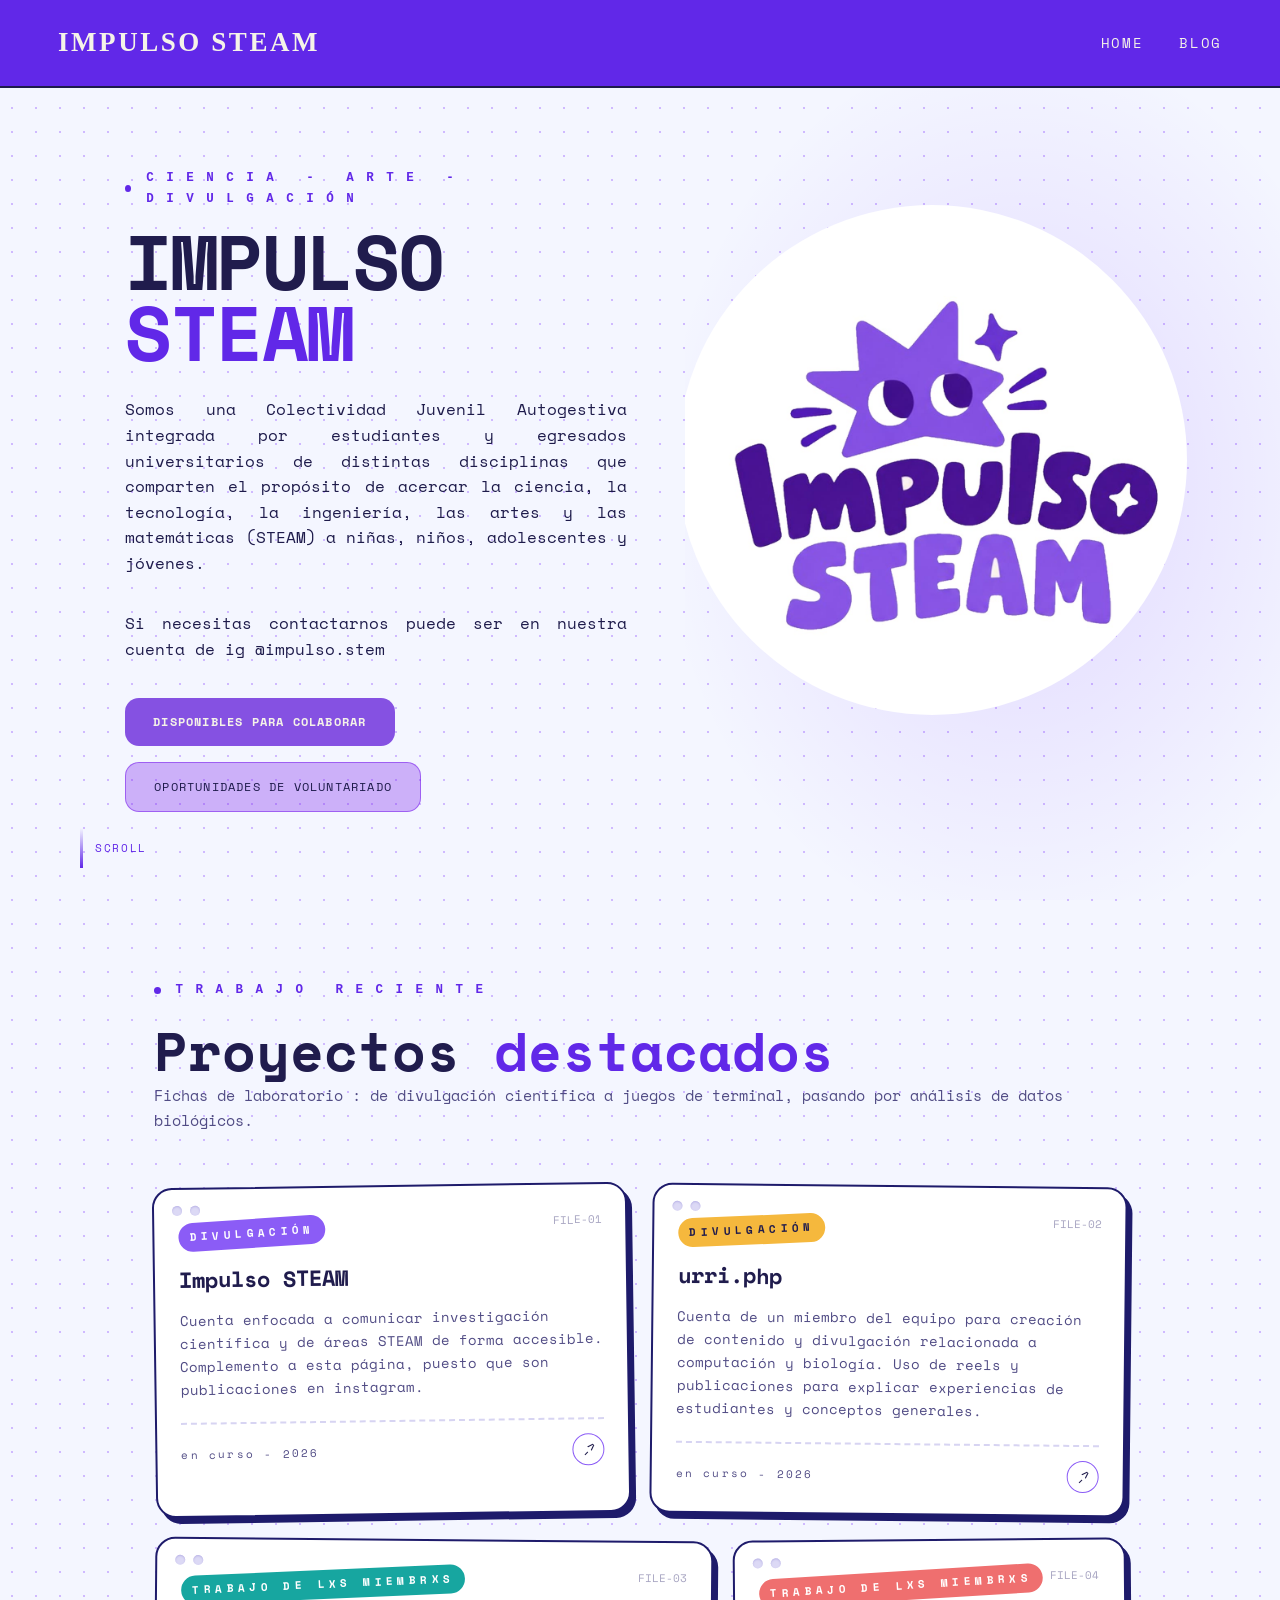
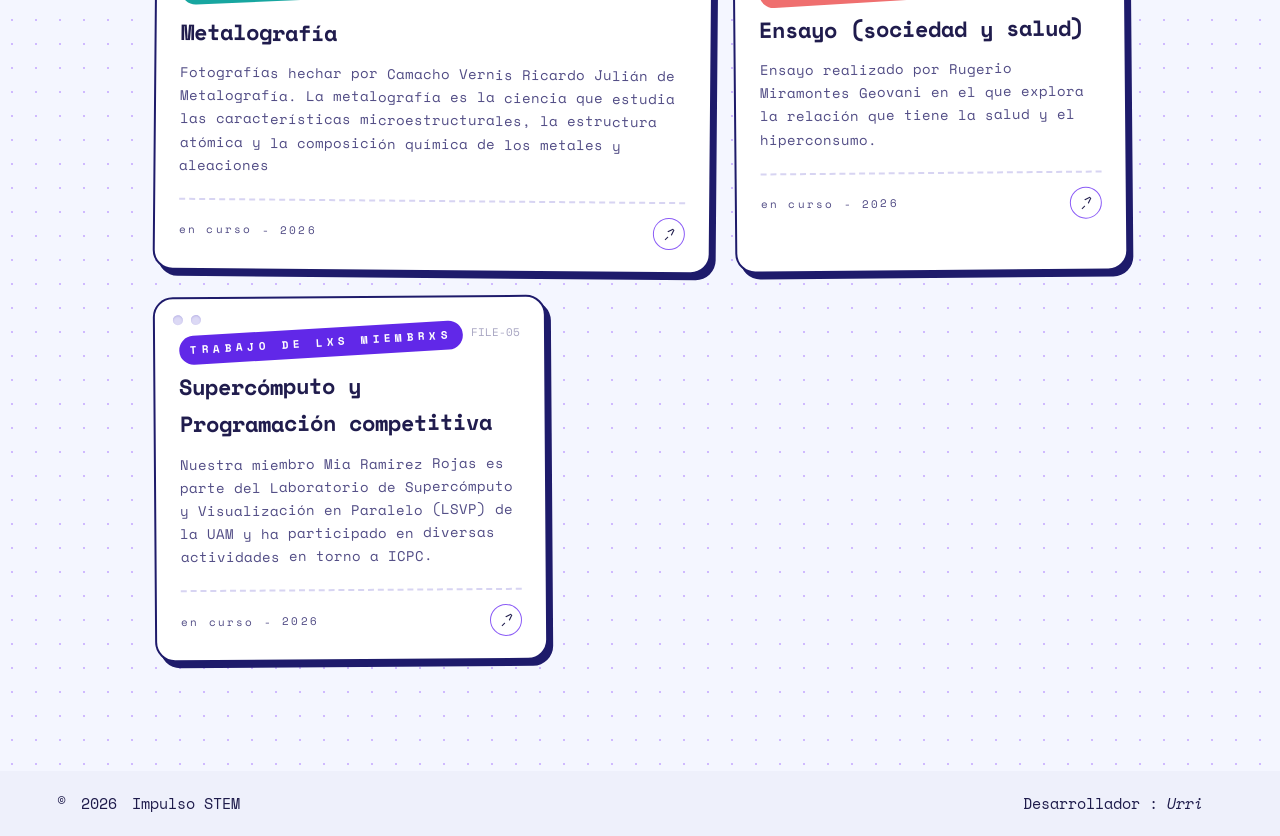
<file: index.html>
<!DOCTYPE html>
<html lang="en">
<head>
    <meta charset="UTF-8">
    <meta name="viewport" content="width=device-width, initial-scale=1.0">
    <title>IMPULSO STEM</title>
    <link rel="preconnect" href="https://fonts.googleapis.com">
    <link rel="stylesheet" href="./statics/css/index.css">
</head>
<body>


    <script src="./statics/js/nav.js"></script>
    <site-nav></site-nav>
    
    <!-- [ HOME ] -->
    <div class="page" id="pageHome">

        <!-- [ US ] -->
        <div class="us">
            <div class="usTextCol">
                <div class="kicker"><span class="dot"></span> CIENCIA - ARTE - DIVULGACIÓN</div>
                <h1 class="usName"> Impulso <span>STEAM</span> </h1>

                <p class="usDesc">
                    Somos una Colectividad Juvenil Autogestiva integrada por estudiantes y egresados universitarios de distintas disciplinas que comparten el propósito de acercar la ciencia, la tecnología, la ingeniería, las artes y las matemáticas (STEAM) a niñas, niños, adolescentes y jóvenes.
                </p>

                <p class="usDesc"> Si necesitas contactarnos puede ser en nuestra cuenta de ig @impulso.stem</p>

                <div class="usCTAs">
                    <a class="btn btnPrimary" href="#" data-goto="portfolio"> Disponibles para colaborar</a>
                    <a class="btn btnGhost" href="#" data-goto="cv"> Oportunidades de Voluntariado</a>
                </div>

                
            </div>

             <div class="usVisualCol">
                <div class="usBGShape"></div>

                <div class="usPhotoWrap">
                    <img src="./statics/img/logo.jpeg" alt="Urri" onerror="this.style.background='#1e1e1e'; this.src=''">
                </div>
            </div>

            <div class="usScrollHint">Scroll</div>

        </div> <!-- Termina [ US ] -->

        <!--[ PROYECTOS ]-->
        <div class="wrap">
            <div class="kicker"><span class="dot"></span> TRABAJO RECIENTE</div>

            <h1>Proyectos <span>destacados</span></h1>
            <p class="sub"> Fichas de laboratorio : de divulgación científica a juegos de terminal, pasando por análisis de datos biológicos.</p>

            <div class="grid">
                <article class="card" data-link="https://www.instagram.com/impulso.stem/">
                    <div class="holes"><span></span><span></span></div>

                    <div class="cardTop">
                        <span class="stamp sci">DIVULGACIÓN</span>
                        <span class="cardId">FILE-01</span>
                    </div>

                    <h2>Impulso STEAM </h2>
                    <p>Cuenta enfocada a comunicar investigación científica y de áreas STEAM de forma accesible.
                        Complemento a esta página, puesto que son publicaciones en instagram.
                    
                    </p>
                    
                    <div class="cardFoot">
                        <span class="filed">en curso - 2026</span>
                        <span class="open">-></span>
                    </div>
                </article>


                <article class="card" data-link="https://www.instagram.com/urri.php/">
                    <div class="holes"><span></span><span></span></div>

                    <div class="cardTop">
                        <span class="stamp web">DIVULGACIÓN</span>
                        <span class="cardId">FILE-02</span>
                    </div>

                    <h2>urri.php </h2>
                    <p>
                        Cuenta de un miembro del equipo para creación de contenido y divulgación relacionada a computación y biología.

                        Uso de reels y publicaciones para explicar experiencias de estudiantes y conceptos generales.

                    </p>
                    
                    <div class="cardFoot">
                        <span class="filed">en curso - 2026</span>
                        <span class="open">-></span>
                    </div>
                </article>


                <article class="card" data-link="https://drive.google.com/drive/folders/1t2qAoUbiC4q0pJWAuXwlRo7BD7zXd7Yq?usp=sharing">
                    <div class="holes"><span></span><span></span></div>

                    <div class="cardTop">
                        <span class="stamp sys">TRABAJO DE LXS MIEMBRXS</span>
                        <span class="cardId">FILE-03</span>
                    </div>

                    <h2>Metalografía </h2>
                    <p>
                        Fotografías hechar por Camacho Vernis Ricardo Julián de Metalografía. La metalografía es la ciencia que estudia las características microestructurales, la estructura atómica y la composición química de los metales y aleaciones

                    </p>
                    
                    <div class="cardFoot">
                        <span class="filed">en curso - 2026</span>
                        <span class="open">-></span>
                    </div>
                </article>

                <article class="card" data-link="https://docs.google.com/document/d/1Msrq0Fo4zq4RhzMSqNrJgd4OLqwiKiab1F5jBE2RNb0/edit?usp=drivesdk">
                    <div class="holes"><span></span><span></span></div>

                    <div class="cardTop">
                        <span class="stamp data">TRABAJO DE LXS MIEMBRXS</span>
                        <span class="cardId">FILE-04</span>
                    </div>

                    <h2>Ensayo (sociedad y salud) </h2>
                    <p>
                        Ensayo realizado por Rugerio Miramontes Geovani en el que explora la relación que tiene la salud y el hiperconsumo.

                    </p>
                    
                    <div class="cardFoot">
                        <span class="filed">en curso - 2026</span>
                        <span class="open">-></span>
                    </div>
                </article>


                <article class="card" data-link=" https://share.google/yHM1BFRjzkB7OXEYX">
                    <div class="holes"><span></span><span></span></div>

                    <div class="cardTop">
                        <span class="stamp cs">TRABAJO DE LXS MIEMBRXS</span>
                        <span class="cardId">FILE-05</span>
                    </div>

                    <h2>Supercómputo y Programación competitiva</h2>
                    <p>
                        Nuestra miembro Mia Ramirez Rojas es parte del Laboratorio de Supercómputo y Visualización en Paralelo (LSVP) de la UAM y ha participado en diversas actividades en torno a ICPC.

                    </p>
                    
                    <div class="cardFoot">
                        <span class="filed">en curso - 2026</span>
                        <span class="open">-></span>
                    </div>
                </article>


            </div>

        </div> <!-- Termina [ PROYECTOS ] -->

        <script src="./statics/js/footer.js"></script>
        <site-footer></site-footer>
        

    </div> <!-- Termina [ HOME ] -->
    
    <script>
        // Obtiene el año actual del sistema y lo inserta en el elemento con id="year"
        document.getElementById('year').textContent = new Date().getFullYear();

        document.querySelectorAll('.card[data-link]').forEach(card => {
  card.addEventListener('click', () => {
    window.open(card.dataset.link, '_blank', 'noopener,noreferrer');
  });
});
    </script>

</body>
</html>
</file>
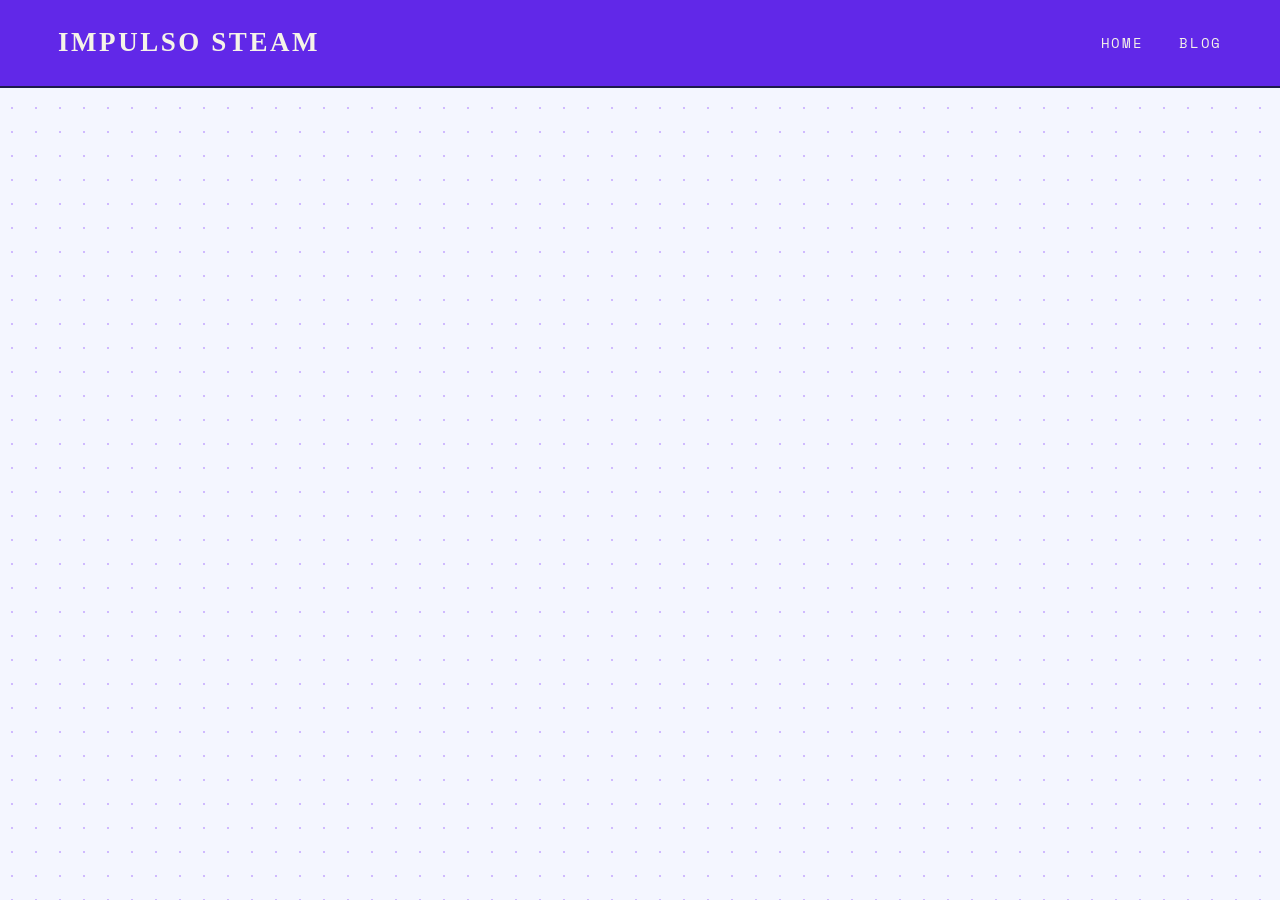
<file: blog/index.html>
<!DOCTYPE html>
<html lang="en">
<head>
    <meta charset="UTF-8">
    <meta name="viewport" content="width=device-width, initial-scale=1.0">
    <title>Document</title>
    <link rel="stylesheet" href="../statics/css/index.css">
</head>
<body>

    <script src="../statics/js/nav.js"></script>
    <site-nav></site-nav>
    
    <div class="page" id="pageHome">
        <script src="../statics/js/footer.js"></script>
        <site-footer></site-footer>
    </div>
</body>
</html>
</file>
<file: statics/css/index.css>
@import url('https://fonts.googleapis.com/css2?family=Space+Mono:ital,wght@0,400;0,700;1,400&family=Unbounded:wght@300;400;700;900&family=DM+Serif+Display:ital@0;1&display=swap');
@import url('https://fonts.google.com/specimen/Caveat+Brush?categoryFilters=Calligraphy:%2FScript%2FHandwritten;Feeling:%2FExpressive%2FPlayful&preview.script=Latn');
@import url('https://fonts.google.com/specimen/Fascinate?categoryFilters=Feeling:%2FExpressive%2FArtistic&preview.script=Latn');
@import url('https://fonts.google.com/specimen/Fontdiner+Swanky?categoryFilters=Feeling:%2FExpressive%2FPlayful&preview.script=Latn');
/* ---------------- |~ VARIABLES --------------- */

:root{
    --bg: #F4F6FF ;
    --text: #1E1B4B;
    --cream: #f5f3e8 ;

    --electric :  #6128e8  ;
    
    --purple:#8551E2;


    --fontMono: 'Space Mono', sans-serif ;
    --fontDisplay : 'Luckiest Guy', cursive;

    --radius: 14px ; 

    
    /*--bg: #242424 ;*/
    /*--surface: #151515 ;
    --border: #6e6c6c ;

    --acid: #c8f53b ;
    --sky: #5be0f5 ; 
    --lavender:#c8b4ff;
    --coral : #ff5c3a ;
    --cream: #e8f5eb ;
    --muted: #b8b6b6 ;
    --text: #f5f0e8d9;


    --electric : #3b54f5 ; /**/
    /*--rose: #FC0FC0 ; /**/

    /*--fontDisplay: 'Unbounded', sans-serif ;
    --fontSerif: 'DM Serif Display', sans-serif ;
    

    
    --transition: 0.3s cubic-bezier(0.4, 0, 0.2, 1) ;*/


    --lavender:#eef0fb;
    --lavender-2 : #f6f4fe;
    --indigo-deep: #1e1b6b;
    --navy:#201c4d;
    --navy-soft:#514c85;
    --violet:#8b5cf6;
    --teal:#17a6a0;
    --sun:#f5b83d;
    --coral:#ef6f6f;
    --rule:#d7d4f2;
    --hole:#dcd9f5;
    --hole-shadow:#b9b3e6;
}

/* ---------------- |~ RESET ---------------- */
*, *::before, *::after { /*con la selección de seudoelementos*/
    box-sizing: border-box ; /* para que respete el tamaño indicado*/
    margin: 0 ; 
    padding: 0; 
}

html { 
    scroll-behavior: smooth; /*click en enlace interno lo lleve de manera suave*/
}

body {
  background: var(--bg) ;
  color: var(--text) ;
  font-family: var(--fontMono) ;
  font-size: 15px ;
  line-height: 1.7 ; /*interlineado*/
  overflow-x: hidden ; /*oculta desbordamiendo lateral (horizontal)*/


  background-color: #F4F6FF; /* El fondo claro de tu paleta */
  background-image: radial-gradient(#803bff52 1px, transparent 0.75px);
  background-size: 24px 24px; /* Distancia entre los puntos */
  background-position: 0 0;
}

a { 
    color: inherit ; 
    text-decoration: none ; 
}
img { 
    max-width: 100% ; 
    display: block ; 
}


/* --------------- |~ NAVBAR ----------------- */

.navbar{
    position: fixed ;
    top: 0 ;
    left: 0 ;
    right: 0 ;
    z-index: 500 ;
    display: flex ;
    align-items: center ;
    justify-content: space-between ; /*espacio entre elemntos en linea*/
    padding: 20px 58px ;
    background: var(--electric);
    backdrop-filter: blur(12px) ;
    border-bottom: 2px solid var(--text);
}

.navLogo{
    font-family: var(--fontDisplay) ;
    font-size: 27px ;
    font-weight: 700 ;
    letter-spacing: 0.16rem ;
    color: var(--cream) ;
    text-transform: uppercase ;
}

.navLinks{
    display: flex ;
    gap: 36px ;
    list-style: none ;
}

.navLinks a{
    font-family: var(--fontMono) ;
    font-size: 14px ;
    letter-spacing: 0.12em ;
    text-transform: uppercase;
    color: var(--cream) ;
    position: relative ;
    transition: color var(--transition) ;
}

.navLinks a::after{
    content: '' ;
    position: absolute ;
    bottom: -4px ;
    left: 0 ;
    right: 0 ;
    height: 1px ;
    background-color: var(--acid) ;
    transform: scaleX(0) ; /*escalar en eje x*/
    transform-origin: left ;
    transition: transform var(--transition) ;
}

.navLinks a:hover, .navLinks a.active{
    color: var(--acid) ;
}

.navLinks a:hover::after, .navLinks a.active::after{
    transform: scaleX(1) ; /*al a hovered y active crea la linea*/
}

.navMenuBtn{
    display: none ; /*quitarlo para solo ponerlo cuando la vista cambie*/
    background: none ;
    border: none ;
    color: var(--cream) ;
    cursor: none;
    font-size: 20px ;

}








/* --------------- |~ US  ----------------- */
.us{
    min-height: 100vh ; /*viewport height, 1vh = 1%, ayuda a que se vea en toda la pantalla el inicio*/
    display: grid ;
    grid-template-columns: 1fr 1fr ; /*define un contenedor grid con columnas del mismo width, 1fraccion y 1 fraccion (osea 1/2 y 1/2 de la pantalla)*/
    padding-top: 80px ;
    padding-left: 7%;
    position: relative ;
    overflow: hidden ; /*lo de ocultar el desbordamiento horizontal*/
}

.usTextCol{
    display: flex ;
    flex-direction: column ; /*stackea verticalmente*/
    justify-content: center ;
    padding: 80px 58px 80px 6% ;
    position: relative ;
    z-index: 2 ;
}

.usName{
    font-family: var(--fontMono) ;
    font-size: clamp(40px, 6vw, 90px) ; /*el de enmedio es el punto de cambio, hace un tope, para que lo minimo sea 40px y lo maximo 90px, si está en el rango tomará lo que sea, por ejemplo, si el contenedor mide 100 el 60% es 60px, lo cual es mayor de 40px pero menos de 90px asi que se queda en 60, si es 200 el 60% es 120, lo cual es mayor a 90px asi que se queda en 90*/
    font-weight: 900 ;
    line-height: 0.92 ; /*interlineado, en 0 se sobreponen*/
    text-transform: uppercase ;
    letter-spacing: -0.02em ;
    margin-bottom: 30px ;   
}

.usDesc{
    /*font-style: italic ;*/
    font-size: 16px ;
    max-width: 700px ;
    margin-bottom: 35px ;
    line-height: 1.6 ; /*interlineado*/
    text-align: justify ;
}

.usCTAs{
    display: flex ; /*para elementos hijos alineen*/
    gap: 16px ;
    flex-wrap: wrap ; /*si ya no hay espacio que baje*/
}

.btn{
    display: inline-flex ;
    align-items: center ;
    gap: 8px ;
    padding: 14px 28px ;
    font-size: 12px ;
    letter-spacing: 0.1em ;
    text-transform: uppercase ;
    border: none ;
    border-radius: var(--radius) ;
    transition: transform 0.2s ease, box-shadow 0.2 ease ;
    position: relative ;
    overflow: hidden ;
}
.btn:hover{
    transform: translateY(-2px) ;
}
.btnPrimary{
    background-color: var(--purple) ;
    color: var(--cream) ;
    font-weight: 700 ;
}
.btnPrimary:hover{
    box-shadow: 0 8px 30px rgba(140, 59, 245, 0.35) ;
}
.btnGhost{
    background: rgba(120, 24, 237, 0.312) ;
    color: var(--text );
    border: 1px solid rgba(116, 24, 237, 0.525) ; /*mejor visualización*/
}
.btnGhost:hover{
    box-shadow: 0 8px 30px rgba(140, 59, 245, 0.35) ;
}




.usVisualCol{
    position: relative ;
    display: flex ;
    align-items: center ;
    justify-content: center ;
    overflow: hidden ;
}

.usBGShape{
    position: absolute ;
    inset: 0 ; /*shorthand de posición relativa*/
    transform: scale(1.2);
    background : radial-gradient(ellipse at 55% 50%, rgba(89, 0, 255, 0.126) 0%, transparent 65%) ;

    

}

/*contenedor de la foto*/
.usPhotoWrap{
    position: relative ;
    z-index: 2 ;
    width: 340px ;
    height: 400px ;
    right: 5%;
}

.usPhotoWrap img{
    object-fit: cover ;
    /*osea le decimos q agarre el 100% del contenedor y q lo fitee bien?????'*/
    border-radius: 50%;
    transform: scale(1.5);
    /* Para cuadar un poco mejor */
    position: relative ;
    right: 6% ;
}

.usScrollHint{
    position: absolute ;
    bottom: 32px ;
    left: 80px ;
    display: flex ;
    align-items: center ;
    gap: 12px ;
    font-size: 11px ;
    letter-spacing: 0.15em ;
    text-transform: uppercase ;
    color: var(--electric);
    animation: bounce 2.5s ease-in-out infinite;
}
.usScrollHint::before{
    content: '' ;
    display: block ;
    width: 3px ;
    height: 40px;
    background: linear-gradient(to bottom, transparent, var(--electric)) ;
}

@keyframes bounce {
    0%, 100% { transform: translateY(0); }
    50%      { transform: translateY(-8px); }
}
/* --------------- |~ PROYECTOS DESTACADOS  ----------------- */
.wrap{
    
    margin: 0 auto ;
    padding: 80px 12% 110px ;
    position: relative ;
    overflow: hidden ;
    
}


.kicker{
    display: flex ;
    align-items: center ;
    gap : 15px ;
    font-family: monospace ;
    font-size: 12.5px ;
    font-weight: 600 ;
    letter-spacing: 1em  ;
    color: var(--electric) ;
    margin-bottom: 16px ;
}

.dot{
    width: 7px ;
    height: 7px ;
    border-radius: 50% ;
    background-color: var(--electric) ;
}
h1{
    font-family: var(--fontMono) ;
    font-weight: 700 ;
    font-size: clamp(36px, 5.4vw, 55px) ;
    line-height: 1.2 ;
    color: var(--navy) ;
}
h1 span{
    color: var(--electric) ;
}

.sub{
    
    font-family:  var(--fontMono) ;
    font-size: 15px ;
    line-height: 1.65 ;
    color: var(--navy-soft) ;
    margin:0 0 52px ;
}
.grid{
    display: grid ;
    grid-template-columns: repeat(12,1fr) ;
    gap: 24px 22px ;
}
.card{
    grid-column: span 6;
    position: relative ;
    background-color: white ;
    border: 2px solid var(--indigo-deep) ;
    border-radius: 20px ;
    padding: 26px 24px 22px ;
    transform: rotate(var(--rot, 0deg)) ;
    transition: transform .3 ease, box-shadow .3 ease;
    box-shadow: 5px 6px 0 var(--indigo-deep) ;
    cursor: pointer ;
}
  .card:nth-child(1){ --rot:-0.8deg; }
  .card:nth-child(2){ --rot:0.6deg;  }
  .card:nth-child(3){ --rot:0.5deg;  grid-column:span 7; }
  .card:nth-child(4){ --rot:-0.5deg; grid-column:span 5; }
  .card:nth-child(5){ --rot:-0.4deg; grid-column:span 5; }
  .card:nth-child(6){ --rot:0.7deg;  grid-column:span 7; }


.card:hover, .card:focus-within{
    transform: rotate(0deg) translate(-2px, -6px) ;
    box-shadow: 8px 12px 0 var(--indigo-deep) ;
    z-index: 2 ;
}
.card:focus-within{
    outline: 3px solid var(--violet) ;
    outline-offset: 3px ;

}
.holes{
    position: absolute ;
    top: 16px ;
    left: 18px ;
    display: flex ;
    gap: 8px ;
}
.holes span{
    width: 10px ;
    height: 10px ;
    border-radius: 50% ;
    background: var(--hole );
    box-shadow: inset 0 1px 2px var(--hole-shadow) ;
}
.cardTop{
    display: flex ;
    justify-content: space-between ;
    align-items: flex-start ;
    margin-bottom: 3% ;
}
.stamp{
    font-family: var(--fontMono) ;
    font-size: 11px ;
    font-weight: 600 ;
    letter-spacing: 0.4em ;
    color: white ;
    padding: 5px 11px ;
    border-radius: 999px ;
    transform: rotate(-3deg) ;
    display: inline-block ;
    margin-top: 4px;
}

/*CAMBIAR DATOS*/
  .stamp.cs   { background:var(--electric); }
  .stamp.data { background:var(--coral); }
  .stamp.sys  { background:var(--teal); }
  .stamp.sci  { background:var(--violet); }
  .stamp.web  { background:var(--sun); color:var(--navy); }

.cardId{
    font-size: 11px ;
    color: var(--navy-soft) ;
    opacity: 0.5;
}

.card h2{
    
    font-weight: 600 ;
    font-size: 22px ;
    margin: 0 0 10px ;
    color: var(--navy);
}

.card p{
    font-size: 14px ;
    line-height: 1.65 ;
    color: var(--navy-soft);
    margin: 0 0 22px ;
}
.cardFoot{
    display: flex ;
    align-items: center ;
    justify-content: space-between ;
    border-top: 2px dashed var(--rule);
    padding-top: 14px ;
}
.filed{
    font-size: 11px ;
    color: var(--navy-soft) ;
    letter-spacing: 0.2em ;
}

.open{
    width: 32px ;
    height: 32px ;
    border: 1px solid var(--violet) ;
    display: flex ;
    align-items: center ;
    justify-content: center ;
    font-size: 14px ;
    background: transparent ;
    transition: background .2s ease color .2s ease, tranform 2s ease, border-color .2s ease ;
    transform: rotate(-45deg) ;
    border-radius: 50%;
}
.card:hover .open{
    background-color: var(--electric) ;
    color: white ;
    transform: rotate(0deg) ;
}
.card:hover .stamp{
    transform: rotate(0deg) ;
}




footer{
    background: var(--lavender);
    display: flex ;
    justify-content: space-between ;
    align-items: flex-start ;
    padding: 20px ;
}

footer span{
    width: 200px ;
    margin-left: 3%;
    margin-right: 3%;
}
</file>
